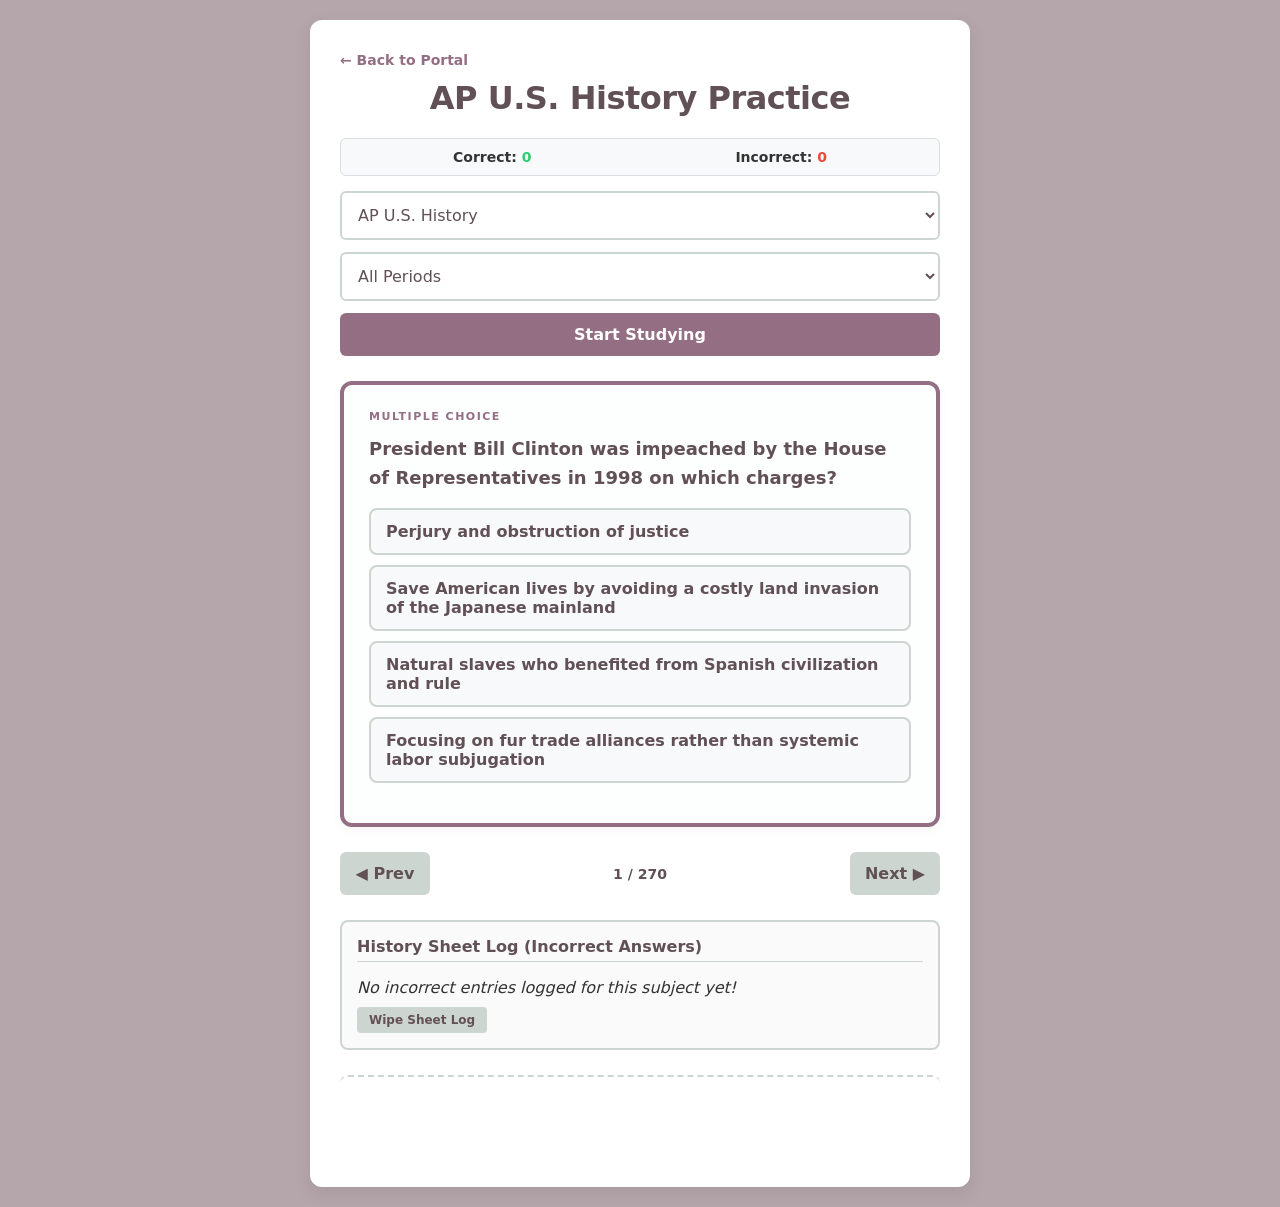
<file: apush.html>
<!DOCTYPE html>
<html lang="en">
<head>
    <meta charset="UTF-8">
    <meta name="viewport" content="width=device-width, initial-scale=1.0">
    <title>AP U.S. History Study Hub</title>
    <style>
        body {
            font-family: system-ui, -apple-system, BlinkMacSystemFont, "Segoe UI", Roboto, Helvetica, Arial, sans-serif;
            background-color: #B4A6AB; 
            color: #333;
            margin: 0;
            padding: 20px;
            display: flex;
            justify-content: center;
            -webkit-font-smoothing: antialiased;
        }
        .container {
            max-width: 600px;
            width: 100%;
            background: white;
            padding: 30px;
            border-radius: 12px;
            box-shadow: 0 6px 15px rgba(97, 80, 85, 0.15);
        }
        h1 { 
            text-align: center; 
            color: #615055; 
            margin-top: 10px; 
            font-weight: 900;
            letter-spacing: -0.5px;
        }
        .tracker {
            display: flex;
            justify-content: space-around;
            background: #f8f9fa;
            padding: 10px;
            border-radius: 6px;
            margin-bottom: 15px;
            font-weight: 700;
            font-size: 14px;
            border: 1px solid #dcdde1;
        }
        .correct-count { color: #2ecc71; }
        .incorrect-count { color: #e74c3c; }
        .controls {
            display: flex;
            flex-direction: column;
            gap: 12px;
            margin-bottom: 25px;
        }
        select, button {
            padding: 12px;
            font-size: 16px;
            border-radius: 6px;
            border: 1px solid #ccc;
            width: 100%;
            box-sizing: border-box;
            font-family: inherit;
        }
        select {
            background-color: #fff;
            border: 2px solid #CDD5D1;
            font-weight: 500;
            color: #615055;
        }
        #submitButton {
            background-color: #946E83; 
            color: white;
            border: none;
            cursor: pointer;
            font-weight: 700;
            transition: background-color 0.2s;
        }
        #submitButton:hover { background-color: #615055; }
        .card {
            background: #fdfefe;
            border: 4px solid #946E83; 
            padding: 25px;
            border-radius: 12px;
            min-height: 160px;
            margin-bottom: 25px;
            box-shadow: 0 4px 10px rgba(97, 80, 85, 0.05);
        }
        #typeOutput {
            font-size: 11px;
            text-transform: uppercase;
            color: #946E83;
            letter-spacing: 1.5px;
            margin-bottom: 12px;
            font-weight: 800;
        }
        #questionOutput { 
            font-size: 18px; 
            line-height: 1.6; 
            font-weight: 700; 
            margin-bottom: 15px; 
            color: #615055;
        }
        .options-container {
            display: flex;
            flex-direction: column;
            gap: 10px;
            margin-top: 15px;
        }
        .option-btn {
            background-color: #f8f9fa;
            color: #615055;
            border: 2px solid #CDD5D1;
            text-align: left;
            padding: 12px 15px;
            font-weight: 600;
            transition: all 0.15s ease;
            border-radius: 8px;
        }
        .option-btn:hover:not(:disabled) {
            background-color: #f1f2f6;
            border-color: #946E83;
        }
        .option-btn.correct {
            background-color: #2ecc71 !important;
            color: white !important;
            border-color: #2ecc71 !important;
        }
        .option-btn.incorrect {
            background-color: #e74c3c !important;
            color: white !important;
            border-color: #e74c3c !important;
        }
        #feedbackOutput { margin-top: 15px; font-weight: 700; font-size: 16px; }
        #explanationOutput {
            margin-top: 15px;
            padding: 14px;
            background-color: #FAF3DD; 
            border-left: 4px solid #946E83;
            border-radius: 0 8px 8px 0;
            font-size: 14px;
            line-height: 1.5;
            color: #615055;
            display: none;
        }
        .nav-buttons {
            display: flex;
            justify-content: space-between;
            align-items: center;
            gap: 10px;
            margin-bottom: 25px;
        }
        .secondary-btn { 
            background-color: #CDD5D1; 
            color: #615055;
            width: auto; 
            min-width: 90px; 
            border: none;
            font-weight: 700;
        }
        .secondary-btn:hover { 
            background-color: #946E83; 
            color: white;
        }
        #progressLabel { font-weight: 700; color: #615055; font-size: 14px; }
        
        /* Local Missed Log Box */
        .local-review-panel {
            background: #fafafa;
            border: 2px solid #CDD5D1;
            border-radius: 8px;
            padding: 15px;
            margin-bottom: 25px;
        }
        .local-review-panel h3 {
            margin-top: 0;
            color: #615055;
            font-size: 16px;
            border-bottom: 1px solid #CDD5D1;
            padding-bottom: 5px;
        }
        #clearReviewBtn {
            margin-top: 10px;
            padding: 6px 12px;
            font-size: 12px;
            cursor: pointer;
            border-radius: 4px;
        }
        .music-wrapper {
            margin-top: 20px;
            border-top: 2px dashed #CDD5D1;
            padding-top: 20px;
            overflow: hidden; 
            height: 60px; 
            border-radius: 8px;
        }
    </style>
</head>
<body>

<div class="container">
    <a href="index.html" style="text-decoration: none; color: #946E83; font-weight: 700; font-size: 14px;">← Back to Portal</a>
    <h1>AP U.S. History Practice</h1>
    
    <div class="tracker">
        <span>Correct: <span id="correctCounter" class="correct-count">0</span></span>
        <span>Incorrect: <span id="incorrectCounter" class="incorrect-count">0</span></span>
    </div>

    <div class="controls">
        <select id="subjectDropdown"></select>
        <select id="unitDropdown"></select>
        <button id="submitButton">Start Studying</button>
    </div>

    <div class="card">
        <div id="typeOutput">Question Style</div>
        <div id="questionOutput">Pick an APush historical period above, then click Start Studying!</div>
        
        <div class="options-container" id="optionsContainer"></div>

        <div id="feedbackOutput"></div>
        <div id="explanationOutput"></div>
    </div>

    <div class="nav-buttons">
        <button id="leftButton" class="secondary-btn">◀ Prev</button>
        <span id="progressLabel"></span>
        <button id="rightButton" class="secondary-btn">Next ▶</button>
    </div>

    <div class="local-review-panel" id="localReviewPanel">
        <h3>History Sheet Log (Incorrect Answers)</h3>
        <div id="reviewListContent"><em>No incorrect entries logged for this subject yet!</em></div>
        <button id="clearReviewBtn" class="secondary-btn">Wipe Sheet Log</button>
    </div>

    <div class="music-wrapper">
        <iframe width="100%" height="60" src="https://www.youtube.com/embed/9kzE8isXlQY" title="YouTube video player" frameborder="0" allow="accelerometer; autoplay; clipboard-write; encrypted-media; gyroscope; picture-in-picture; web-share" allowfullscreen style="margin-top: -1px;"></iframe>
    </div>
</div>

<script src="apush.js"></script>
</body>
</html>
</file>
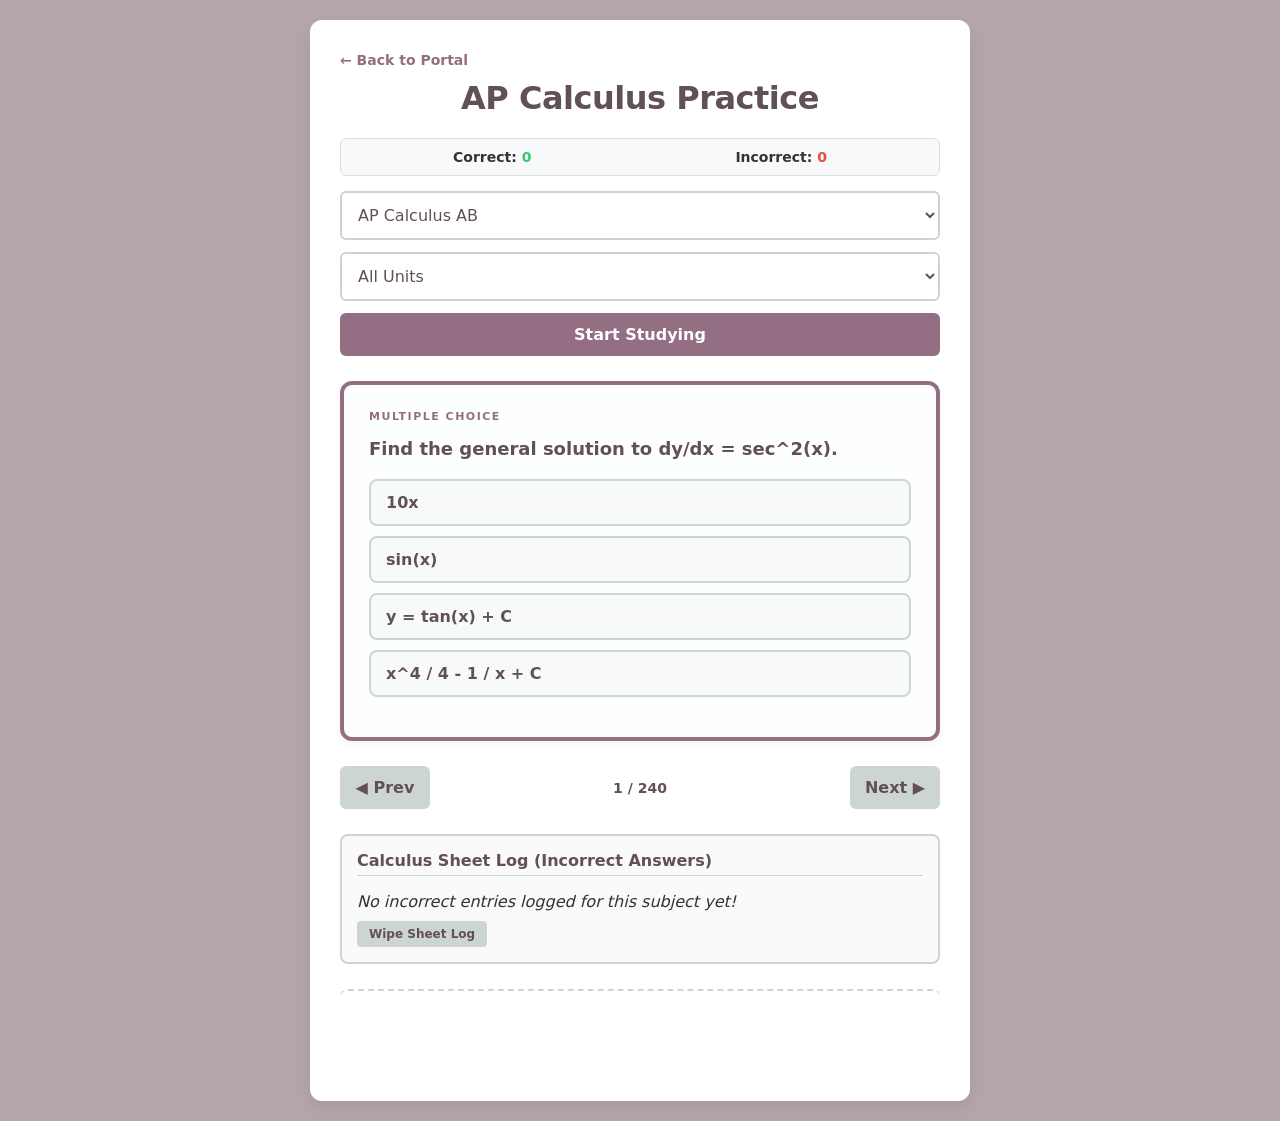
<file: calc.html>
<!DOCTYPE html>
<html lang="en">
<head>
    <meta charset="UTF-8">
    <meta name="viewport" content="width=device-width, initial-scale=1.0">
    <title>AP Calculus Study Hub</title>
    <style>
        body {
            font-family: system-ui, -apple-system, BlinkMacSystemFont, "Segoe UI", Roboto, Helvetica, Arial, sans-serif;
            background-color: #B4A6AB; 
            color: #333;
            margin: 0;
            padding: 20px;
            display: flex;
            justify-content: center;
            -webkit-font-smoothing: antialiased;
        }
        .container {
            max-width: 600px;
            width: 100%;
            background: white;
            padding: 30px;
            border-radius: 12px;
            box-shadow: 0 6px 15px rgba(97, 80, 85, 0.15);
        }
        h1 { 
            text-align: center; 
            color: #615055; 
            margin-top: 10px; 
            font-weight: 900;
            letter-spacing: -0.5px;
        }
        .tracker {
            display: flex;
            justify-content: space-around;
            background: #f8f9fa;
            padding: 10px;
            border-radius: 6px;
            margin-bottom: 15px;
            font-weight: 700;
            font-size: 14px;
            border: 1px solid #dcdde1;
        }
        .correct-count { color: #2ecc71; }
        .incorrect-count { color: #e74c3c; }
        .controls {
            display: flex;
            flex-direction: column;
            gap: 12px;
            margin-bottom: 25px;
        }
        select, button {
            padding: 12px;
            font-size: 16px;
            border-radius: 6px;
            border: 1px solid #ccc;
            width: 100%;
            box-sizing: border-box;
            font-family: inherit;
        }
        select {
            background-color: #fff;
            border: 2px solid #CDD5D1;
            font-weight: 500;
            color: #615055;
        }
        #submitButton {
            background-color: #946E83; 
            color: white;
            border: none;
            cursor: pointer;
            font-weight: 700;
            transition: background-color 0.2s;
        }
        #submitButton:hover { background-color: #615055; }
        .card {
            background: #fdfefe;
            border: 4px solid #946E83; 
            padding: 25px;
            border-radius: 12px;
            min-height: 160px;
            margin-bottom: 25px;
            box-shadow: 0 4px 10px rgba(97, 80, 85, 0.05);
        }
        #typeOutput {
            font-size: 11px;
            text-transform: uppercase;
            color: #946E83;
            letter-spacing: 1.5px;
            margin-bottom: 12px;
            font-weight: 800;
        }
        #questionOutput { 
            font-size: 18px; 
            line-height: 1.6; 
            font-weight: 700; 
            margin-bottom: 15px; 
            color: #615055;
        }
        .options-container {
            display: flex;
            flex-direction: column;
            gap: 10px;
            margin-top: 15px;
        }
        .option-btn {
            background-color: #f8f9fa;
            color: #615055;
            border: 2px solid #CDD5D1;
            text-align: left;
            padding: 12px 15px;
            font-weight: 600;
            transition: all 0.15s ease;
            border-radius: 8px;
        }
        .option-btn:hover:not(:disabled) {
            background-color: #f1f2f6;
            border-color: #946E83;
        }
        .option-btn.correct {
            background-color: #2ecc71 !important;
            color: white !important;
            border-color: #2ecc71 !important;
        }
        .option-btn.incorrect {
            background-color: #e74c3c !important;
            color: white !important;
            border-color: #e74c3c !important;
        }
        #feedbackOutput { margin-top: 15px; font-weight: 700; font-size: 16px; }
        #explanationOutput {
            margin-top: 15px;
            padding: 14px;
            background-color: #FAF3DD; 
            border-left: 4px solid #946E83;
            border-radius: 0 8px 8px 0;
            font-size: 14px;
            line-height: 1.5;
            color: #615055;
            display: none;
        }
        .nav-buttons {
            display: flex;
            justify-content: space-between;
            align-items: center;
            gap: 10px;
            margin-bottom: 25px;
        }
        .secondary-btn { 
            background-color: #CDD5D1; 
            color: #615055;
            width: auto; 
            min-width: 90px; 
            border: none;
            font-weight: 700;
        }
        .secondary-btn:hover { 
            background-color: #946E83; 
            color: white;
        }
        #progressLabel { font-weight: 700; color: #615055; font-size: 14px; }
        
        /* New Styles for the Local Missed Log Box */
        .local-review-panel {
            background: #fafafa;
            border: 2px solid #CDD5D1;
            border-radius: 8px;
            padding: 15px;
            margin-bottom: 25px;
        }
        .local-review-panel h3 {
            margin-top: 0;
            color: #615055;
            font-size: 16px;
            border-bottom: 1px solid #CDD5D1;
            padding-bottom: 5px;
        }
        #clearReviewBtn {
            margin-top: 10px;
            padding: 6px 12px;
            font-size: 12px;
            cursor: pointer;
            border-radius: 4px;
        }

        .music-wrapper {
            margin-top: 20px;
            border-top: 2px dashed #CDD5D1;
            padding-top: 20px;
            overflow: hidden; 
            height: 60px; 
            border-radius: 8px;
        }
    </style>
</head>
<body>

<div class="container">
    <a href="index.html" style="text-decoration: none; color: #946E83; font-weight: 700; font-size: 14px;">← Back to Portal</a>
    <h1>AP Calculus Practice</h1>
    
    <div class="tracker">
        <span>Correct: <span id="correctCounter" class="correct-count">0</span></span>
        <span>Incorrect: <span id="incorrectCounter" class="incorrect-count">0</span></span>
    </div>

    <div class="controls">
        <select id="subjectDropdown"></select>
        <select id="unitDropdown"></select>
        <button id="submitButton">Start Studying</button>
    </div>

    <div class="card">
        <div id="typeOutput">Problem Type</div>
        <div id="questionOutput">Pick an AP unit above, then click Start Studying!</div>
        
        <div class="options-container" id="optionsContainer"></div>

        <div id="feedbackOutput"></div>
        <div id="explanationOutput"></div>
    </div>

    <div class="nav-buttons">
        <button id="leftButton" class="secondary-btn">◀ Prev</button>
        <span id="progressLabel"></span>
        <button id="rightButton" class="secondary-btn">Next ▶</button>
    </div>

    <div class="local-review-panel" id="localReviewPanel">
        <h3>Calculus Sheet Log (Incorrect Answers)</h3>
        <div id="reviewListContent"><em>No incorrect entries logged for this subject yet!</em></div>
        <button id="clearReviewBtn" class="secondary-btn">Wipe Sheet Log</button>
    </div>

    <div class="music-wrapper">
        <iframe width="100%" height="60" src="https://www.youtube.com/embed/9kzE8isXlQY" title="YouTube video player" frameborder="0" allow="accelerometer; autoplay; clipboard-write; encrypted-media; gyroscope; picture-in-picture; web-share" allowfullscreen style="margin-top: -1px;"></iframe>
    </div>
</div>

<script src="calcab.js"></script>
</body>
</html>
</file>
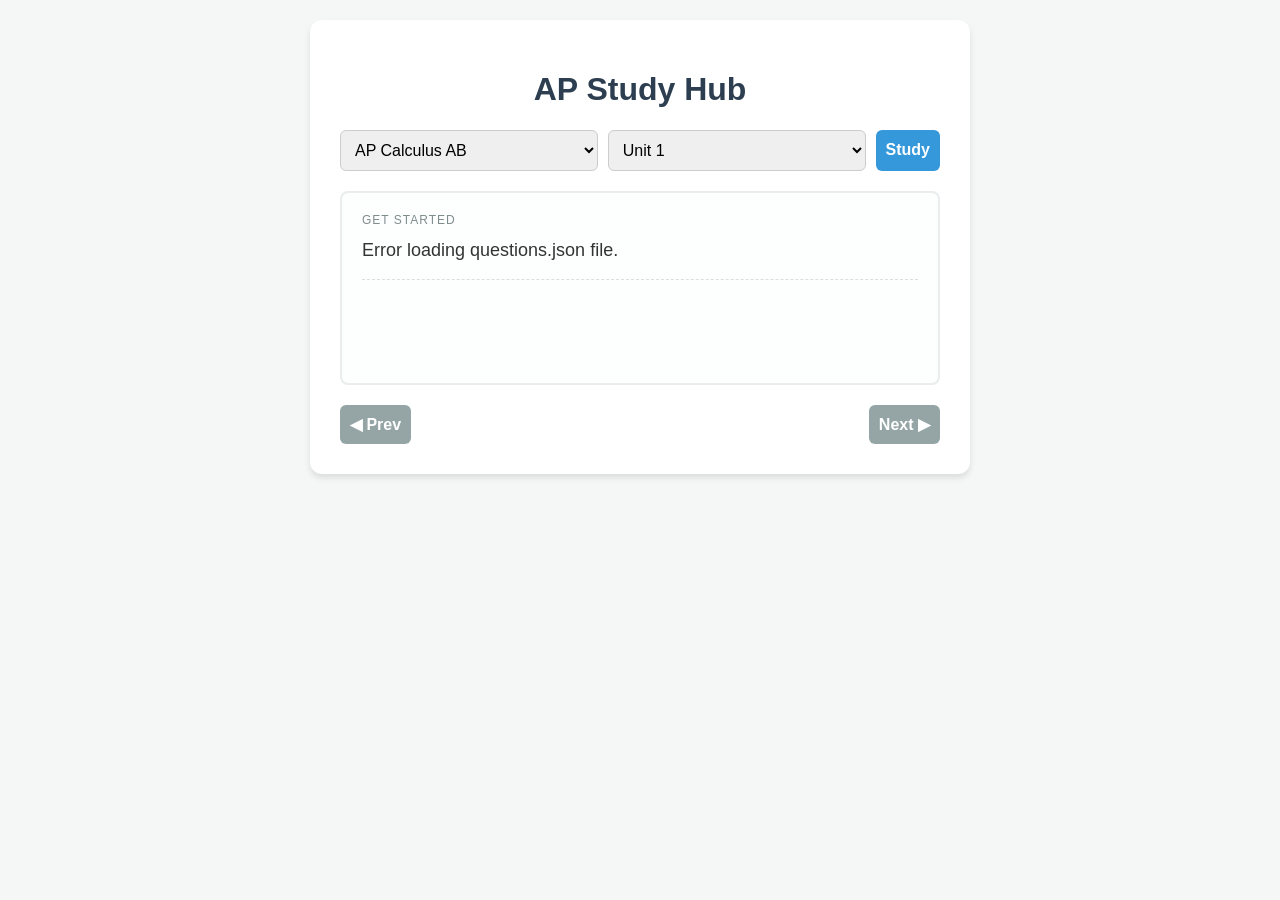
<file: index1.html>
<!DOCTYPE html>
<html lang="en">
<head>
    <meta charset="UTF-8">
    <meta name="viewport" content="width=device-width, initial-scale=1.0">
    <title>AP Study Hub</title>
    <style>
        body {
            font-family: -apple-system, BlinkMacSystemFont, "Segoe UI", Roboto, sans-serif;
            background-color: #f4f7f6;
            color: #333;
            margin: 0;
            padding: 20px;
            display: flex;
            justify-content: center;
        }
        .container {
            max-width: 600px;
            width: 100%;
            background: white;
            padding: 30px;
            border-radius: 12px;
            box-shadow: 0 4px 6px rgba(0,0,0,0.1);
        }
        h1 { text-align: center; color: #2c3e50; }
        .controls {
            display: flex;
            gap: 10px;
            margin-bottom: 20px;
        }
        select, button {
            padding: 10px;
            font-size: 16px;
            border-radius: 6px;
            border: 1px solid #ccc;
        }
        select { flex: 1; }
        button {
            background-color: #3498db;
            color: white;
            border: none;
            cursor: pointer;
            font-weight: bold;
        }
        button:hover { background-color: #2980b9; }
        .card {
            background: #fdfefe;
            border: 2px solid #eaecee;
            padding: 20px;
            border-radius: 8px;
            min-height: 150px;
            margin-bottom: 20px;
            position: relative;
        }
        #typeOutput {
            font-size: 12px;
            text-transform: uppercase;
            color: #7f8c8d;
            letter-spacing: 1px;
            margin-bottom: 10px;
        }
        #questionOutput { font-size: 18px; line-height: 1.5; }
        #answerOutput {
            margin-top: 15px;
            padding-top: 15px;
            border-top: 1px dashed #ddd;
            color: #27ae60;
            font-weight: 500;
        }
        .nav-buttons {
            display: flex;
            justify-content: space-between;
            align-items: center;
        }
        .secondary-btn { background-color: #95a5a6; }
        .secondary-btn:hover { background-color: #7f8c8d; }
        .action-btn { background-color: #2ecc71; }
        .action-btn:hover { background-color: #27ae60; }
        #progressLabel { font-weight: bold; color: #7f8c8d; }
    </style>
</head>
<body>

<div class="container">
    <h1>AP Study Hub</h1>
    
    <div class="controls">
        <select id="subjectDropdown">
            <option value="AP Calculus AB">AP Calculus AB</option>
            <option value="AP US History">AP US History</option>
        </select>
        
        <select id="unitDropdown">
            <option value="1">Unit 1</option>
            <option value="2">Unit 2</option>
            <option value="3">Unit 3</option>
        </select>
        
        <button id="submitButton">Study</button>
    </div>

    <div class="card">
        <div id="typeOutput">Get Started</div>
        <div id="questionOutput">Pick a subject and unit above, then click Study!</div>
        <div id="answerOutput"></div>
    </div>

    <div class="nav-buttons">
        <button id="leftButton" class="secondary-btn">◀ Prev</button>
        <button id="showAnswerButton" class="action-btn" style="display: none;">Show Answer</button>
        <span id="progressLabel"></span>
        <button id="rightButton" class="secondary-btn">Next ▶</button>
    </div>
</div>

<script src="script.js"></script>
</body>
</html>
<script src="script.js"></script>
</file>
